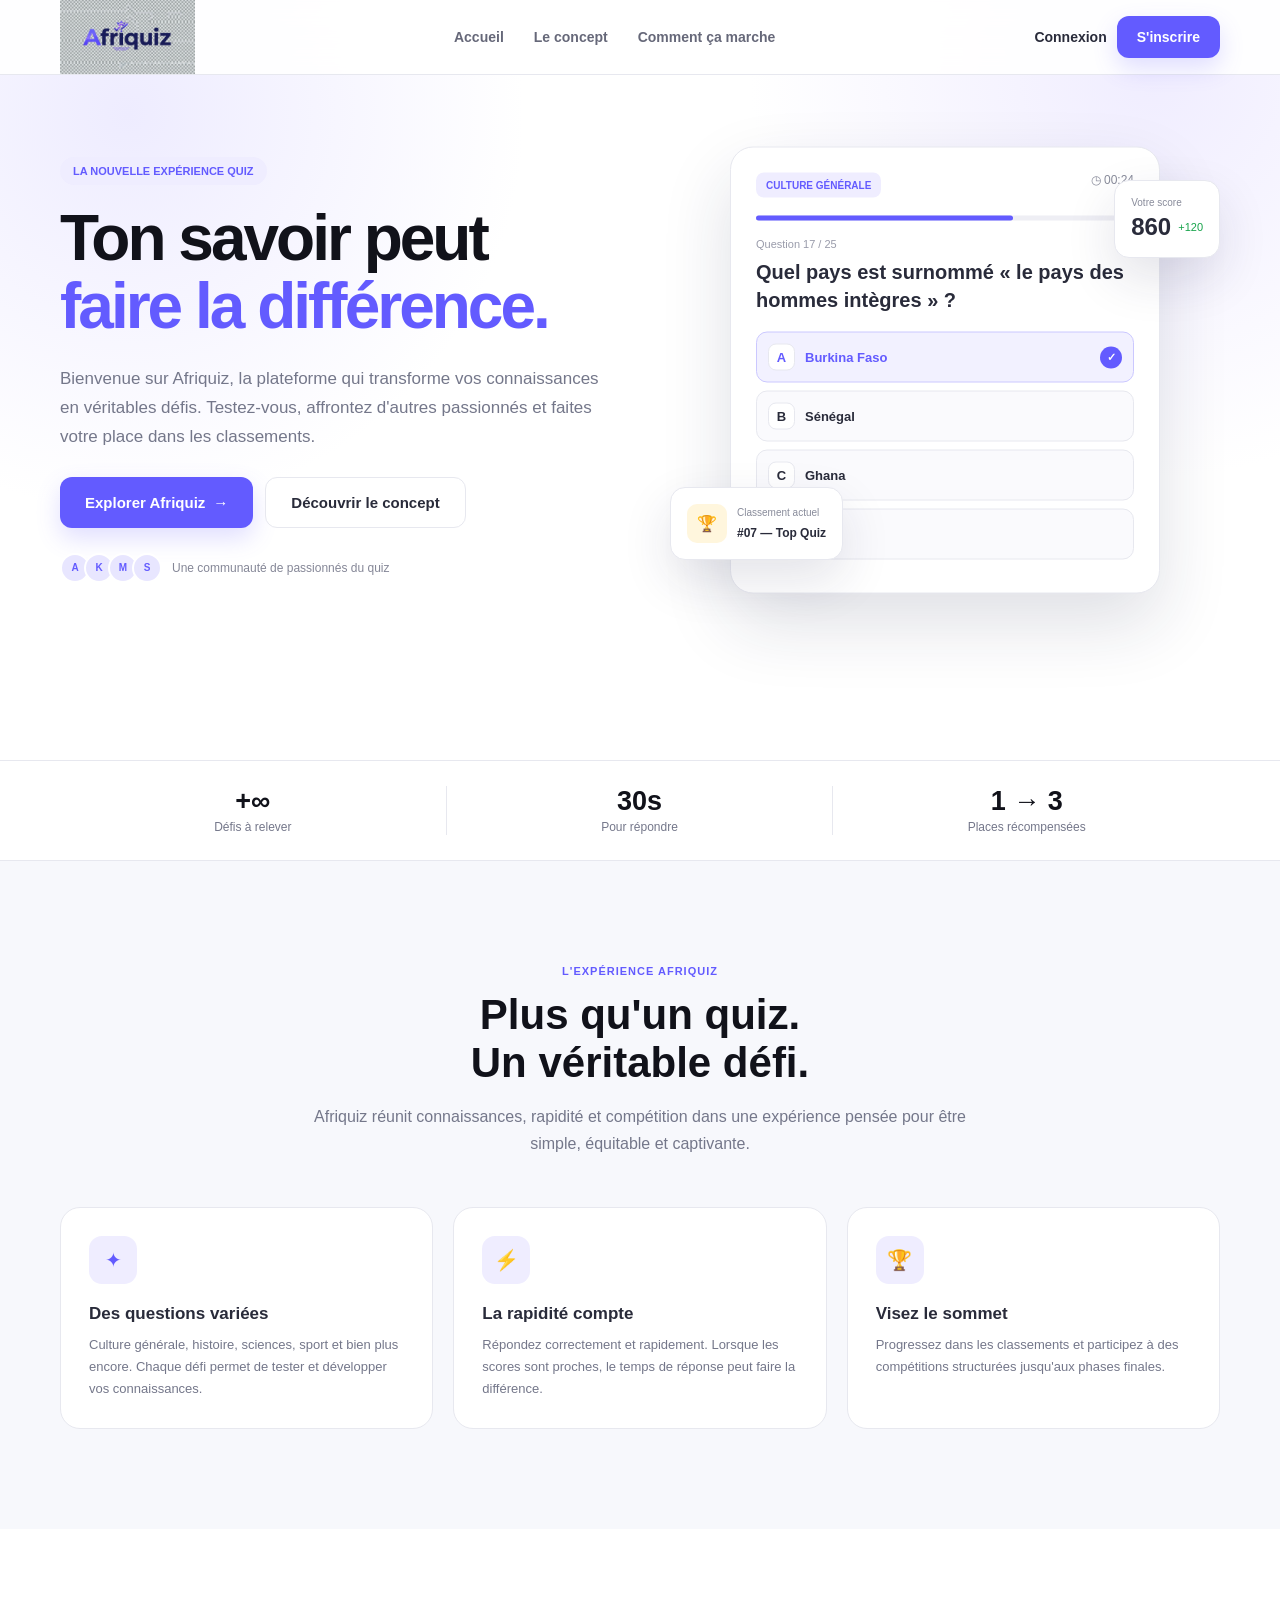
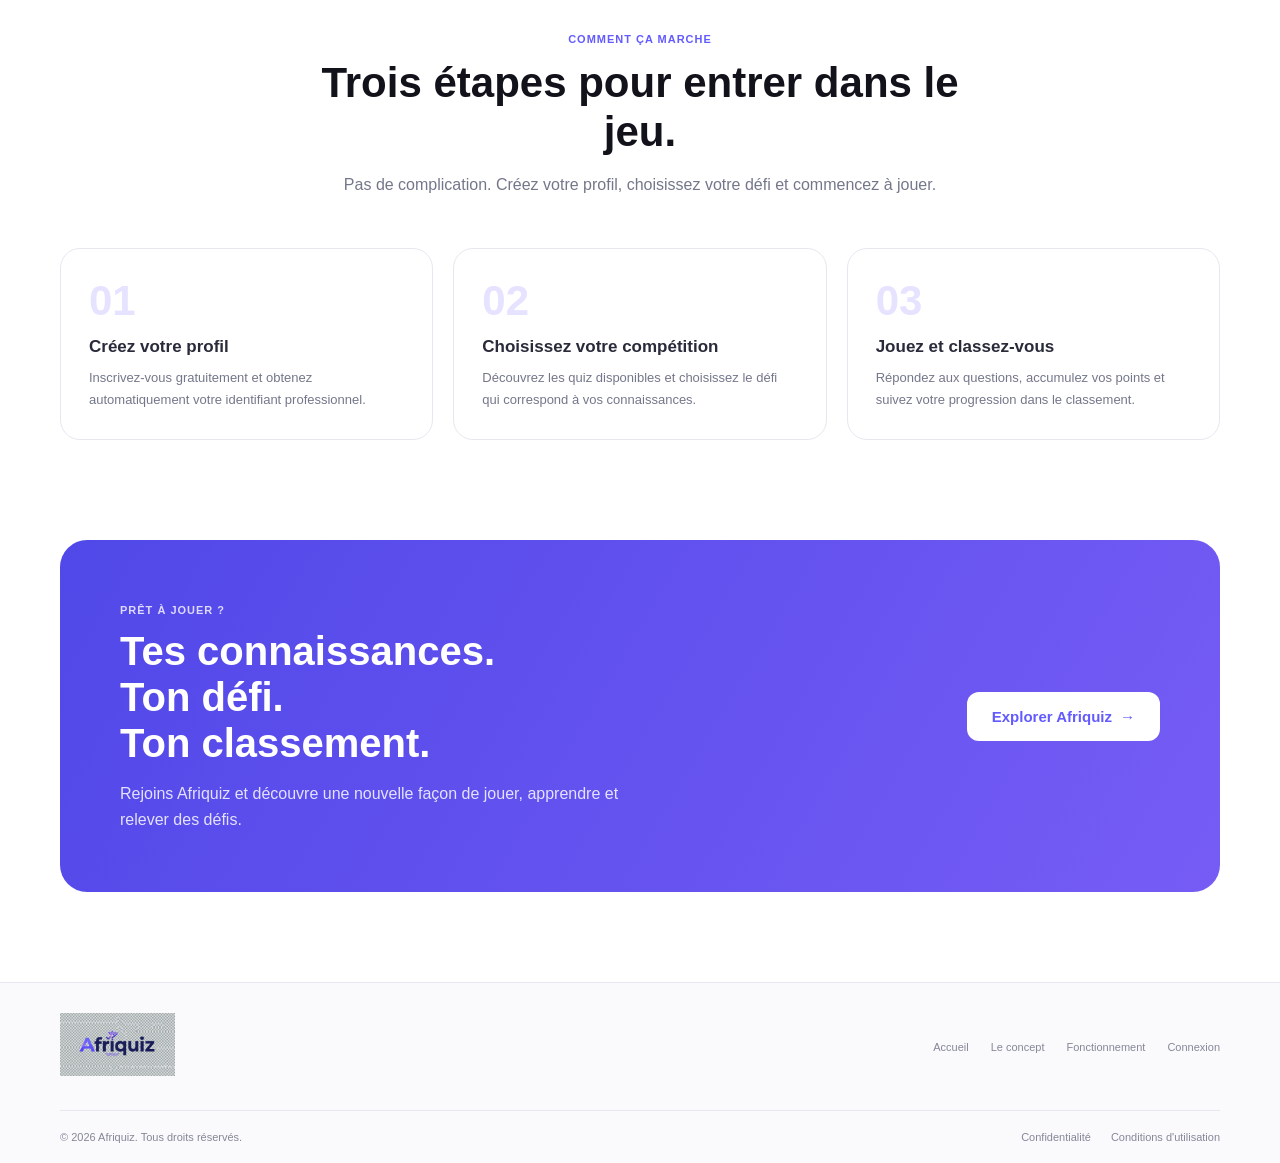
<file: index.html>
<!DOCTYPE html>
<html lang="fr">
<head>
    <meta charset="UTF-8">
    <meta name="viewport" content="width=device-width, initial-scale=1.0">

    <title>Afriquiz — Le défi commence ici</title>

    <meta
        name="description"
        content="Afriquiz, la plateforme de quiz et de compétitions qui met vos connaissances à l'épreuve."
    >

    <link rel="icon" type="image/png" href="logo.png">
    <link rel="stylesheet" href="style.css">
</head>

<body>

<!-- ================= HEADER ================= -->

<header class="header">

    <div class="container nav">

        <a href="index.html" class="logo">
            <img src="logo.png" alt="Afriquiz">
        </a>

        <nav class="nav-menu" id="navMenu">

            <a href="#accueil">Accueil</a>
            <a href="#concept">Le concept</a>
            <a href="#fonctionnement">Comment ça marche</a>

        </nav>

        <div class="nav-actions">

            <a href="connexion.html" class="login-link">
                Connexion
            </a>

            <a href="inscription.html" class="btn btn-primary">
                S'inscrire
            </a>

            <button
                class="menu-toggle"
                id="menuToggle"
                aria-label="Ouvrir le menu"
            >
                <span></span>
                <span></span>
                <span></span>
            </button>

        </div>

    </div>

</header>


<!-- ================= HERO ================= -->

<main>

<section class="hero" id="accueil">

    <div class="hero-background hero-background-one"></div>
    <div class="hero-background hero-background-two"></div>

    <div class="container hero-grid">

        <div class="hero-content">

            <div class="hero-badge">

                <span class="badge-dot"></span>

                LA NOUVELLE EXPÉRIENCE QUIZ

            </div>

            <h1>

                Ton savoir peut

                <span>
                    faire la différence.
                </span>

            </h1>

            <p class="hero-description">

                Bienvenue sur Afriquiz, la plateforme qui transforme
                vos connaissances en véritables défis. Testez-vous,
                affrontez d'autres passionnés et faites votre place
                dans les classements.

            </p>

            <div class="hero-buttons">

                <a
                    href="inscription.html"
                    class="btn btn-primary btn-large"
                >
                    Explorer Afriquiz

                    <span class="arrow">
                        →
                    </span>
                </a>

                <a
                    href="#concept"
                    class="btn btn-secondary btn-large"
                >
                    Découvrir le concept
                </a>

            </div>

            <div class="hero-trust">

                <div class="avatar-group">

                    <span class="avatar">A</span>
                    <span class="avatar">K</span>
                    <span class="avatar">M</span>
                    <span class="avatar">S</span>

                </div>

                <span>
                    Une communauté de passionnés du quiz
                </span>

            </div>

        </div>


        <!-- ================= QUIZ PREVIEW ================= -->

        <div class="hero-visual">

            <div class="quiz-preview">

                <div class="quiz-header">

                    <span class="category">
                        CULTURE GÉNÉRALE
                    </span>

                    <span class="timer">
                        ◷ 00:24
                    </span>

                </div>

                <div class="progress">

                    <span></span>

                </div>

                <div class="question-count">
                    Question 17 / 25
                </div>

                <h3>

                    Quel pays est surnommé
                    « le pays des hommes intègres » ?

                </h3>

                <div class="answers">

                    <div class="answer answer-active">

                        <span class="answer-letter">
                            A
                        </span>

                        <span>
                            Burkina Faso
                        </span>

                        <span class="check">
                            ✓
                        </span>

                    </div>

                    <div class="answer">

                        <span class="answer-letter">
                            B
                        </span>

                        <span>
                            Sénégal
                        </span>

                    </div>

                    <div class="answer">

                        <span class="answer-letter">
                            C
                        </span>

                        <span>
                            Ghana
                        </span>

                    </div>

                    <div class="answer">

                        <span class="answer-letter">
                            D
                        </span>

                        <span>
                            Mali
                        </span>

                    </div>

                </div>

            </div>


            <!-- SCORE CARD -->

            <div class="floating-card score-card">

                <span class="floating-label">
                    Votre score
                </span>

                <div class="score-line">

                    <strong>
                        860
                    </strong>

                    <span>
                        +120
                    </span>

                </div>

                <div class="score-progress">
                    <span></span>
                </div>

            </div>


            <!-- RANK CARD -->

            <div class="floating-card rank-card">

                <div class="rank-icon">
                    🏆
                </div>

                <div>

                    <span class="floating-label">
                        Classement actuel
                    </span>

                    <strong>
                        #07 — Top Quiz
                    </strong>

                </div>

            </div>

        </div>

    </div>

</section>


<!-- ================= STATISTIQUES ================= -->

<section class="statistics">

    <div class="container statistics-grid">

        <div class="stat-item">

            <strong>
                +∞
            </strong>

            <span>
                Défis à relever
            </span>

        </div>

        <div class="stat-item">

            <strong>
                30s
            </strong>

            <span>
                Pour répondre
            </span>

        </div>

        <div class="stat-item">

            <strong>
                1 → 3
            </strong>

            <span>
                Places récompensées
            </span>

        </div>

    </div>

</section>


<!-- ================= CONCEPT ================= -->

<section
    class="section features-section"
    id="concept"
>

    <div class="container">

        <div class="section-heading">

            <span class="section-label">
                L'expérience Afriquiz
            </span>

            <h2>
                Plus qu'un quiz.
                <br>
                Un véritable défi.
            </h2>

            <p>

                Afriquiz réunit connaissances, rapidité et compétition
                dans une expérience pensée pour être simple, équitable
                et captivante.

            </p>

        </div>


        <div class="feature-grid">

            <article class="feature-card">

                <div class="feature-icon">
                    ✦
                </div>

                <h3>
                    Des questions variées
                </h3>

                <p>

                    Culture générale, histoire, sciences, sport
                    et bien plus encore. Chaque défi permet de
                    tester et développer vos connaissances.

                </p>

            </article>


            <article class="feature-card">

                <div class="feature-icon">
                    ⚡
                </div>

                <h3>
                    La rapidité compte
                </h3>

                <p>

                    Répondez correctement et rapidement.
                    Lorsque les scores sont proches, le temps
                    de réponse peut faire la différence.

                </p>

            </article>


            <article class="feature-card">

                <div class="feature-icon">
                    🏆
                </div>

                <h3>
                    Visez le sommet
                </h3>

                <p>

                    Progressez dans les classements et participez
                    à des compétitions structurées jusqu'aux
                    phases finales.

                </p>

            </article>

        </div>

    </div>

</section>


<!-- ================= FONCTIONNEMENT ================= -->

<section
    class="section how-section"
    id="fonctionnement"
>

    <div class="container">

        <div class="section-heading">

            <span class="section-label">
                Comment ça marche
            </span>

            <h2>
                Trois étapes pour
                entrer dans le jeu.
            </h2>

            <p>

                Pas de complication. Créez votre profil,
                choisissez votre défi et commencez à jouer.

            </p>

        </div>


        <div class="steps-grid">

            <article class="step-card">

                <div class="step-number">
                    01
                </div>

                <h3>
                    Créez votre profil
                </h3>

                <p>

                    Inscrivez-vous gratuitement et obtenez
                    automatiquement votre identifiant professionnel.

                </p>

            </article>


            <article class="step-card">

                <div class="step-number">
                    02
                </div>

                <h3>
                    Choisissez votre compétition
                </h3>

                <p>

                    Découvrez les quiz disponibles et choisissez
                    le défi qui correspond à vos connaissances.

                </p>

            </article>


            <article class="step-card">

                <div class="step-number">
                    03
                </div>

                <h3>
                    Jouez et classez-vous
                </h3>

                <p>

                    Répondez aux questions, accumulez vos points
                    et suivez votre progression dans le classement.

                </p>

            </article>

        </div>

    </div>

</section>


<!-- ================= CTA ================= -->

<section class="cta-section">

    <div class="container">

        <div class="cta-box">

            <div class="cta-content">

                <span class="section-label">
                    PRÊT À JOUER ?
                </span>

                <h2>
                    Tes connaissances.
                    <br>
                    Ton défi.
                    <br>
                    Ton classement.
                </h2>

                <p>

                    Rejoins Afriquiz et découvre une nouvelle
                    façon de jouer, apprendre et relever des défis.

                </p>

            </div>

            <a
                href="inscription.html"
                class="btn btn-white btn-large"
            >
                Explorer Afriquiz
                <span>→</span>
            </a>

        </div>

    </div>

</section>

</main>


<!-- ================= FOOTER ================= -->

<footer class="footer">

    <div class="container footer-top">

        <a
            href="index.html"
            class="footer-logo"
        >
            <img
                src="logo.png"
                alt="Afriquiz"
            >
        </a>

        <div class="footer-links">

            <a href="#accueil">
                Accueil
            </a>

            <a href="#concept">
                Le concept
            </a>

            <a href="#fonctionnement">
                Fonctionnement
            </a>

            <a href="connexion.html">
                Connexion
            </a>

        </div>

    </div>

    <div class="container footer-bottom">

        <span>
            © 2026 Afriquiz. Tous droits réservés.
        </span>

        <div>

            <a href="#">
                Confidentialité
            </a>

            <a href="#">
                Conditions d'utilisation
            </a>

        </div>

    </div>

</footer>


<script>

    const menuToggle =
        document.getElementById("menuToggle");

    const navMenu =
        document.getElementById("navMenu");


    menuToggle.addEventListener("click", () => {

        menuToggle.classList.toggle("active");

        navMenu.classList.toggle("active");

    });


    document.querySelectorAll(".nav-menu a")
        .forEach(link => {

            link.addEventListener("click", () => {

                menuToggle.classList.remove("active");

                navMenu.classList.remove("active");

            });

        });

</script>

</body>
                      </html>
</file>
<file: style.css>
:root{
  --primary:#635bff;
  --dark:#11121a;
  --text:#292b3a;
  --muted:#74778a;
  --light:#f7f8fc;
  --border:#e7e8ef;
  --white:#fff;
}

*{box-sizing:border-box;margin:0;padding:0}

html{scroll-behavior:smooth}

body{
  font-family:Arial,sans-serif;
  color:var(--text);
  background:var(--white);
  overflow-x:hidden;
}

a{text-decoration:none;color:inherit}

.container{
  width:min(1160px,calc(100% - 32px));
  margin:auto;
}

/* HEADER */

.header{
  position:fixed;
  top:0;
  width:100%;
  z-index:1000;
  background:rgba(255,255,255,.9);
  backdrop-filter:blur(15px);
  border-bottom:1px solid var(--border);
}

.nav{
  height:74px;
  display:flex;
  align-items:center;
  justify-content:space-between;
}

.logo img{
  width:135px;
  display:block;
}

.nav-menu{
  display:flex;
  gap:30px;
}

.nav-menu a{
  font-size:14px;
  font-weight:bold;
  color:#666879;
}

.nav-menu a:hover{color:var(--primary)}

.nav-actions{
  display:flex;
  align-items:center;
  gap:10px;
}

.login-link{
  font-size:14px;
  font-weight:bold;
}

.btn{
  display:inline-flex;
  align-items:center;
  justify-content:center;
  gap:8px;
  padding:13px 20px;
  border-radius:12px;
  font-weight:bold;
  font-size:14px;
  transition:.25s;
}

.btn-primary{
  color:white;
  background:var(--primary);
  box-shadow:0 10px 25px rgba(99,91,255,.2);
}

.btn-primary:hover{
  transform:translateY(-2px);
}

.btn-secondary{
  background:white;
  border:1px solid var(--border);
}

.btn-white{
  background:white;
  color:var(--primary);
}

/* MENU MOBILE */

.menu-toggle{
  display:none;
  border:0;
  background:none;
  cursor:pointer;
}

.menu-toggle span{
  display:block;
  width:23px;
  height:2px;
  background:var(--dark);
  margin:5px;
}

/* HERO */

.hero{
  min-height:760px;
  padding:145px 0 80px;
  background:
    radial-gradient(circle at 10% 15%,#eeecff,transparent 30%),
    radial-gradient(circle at 90% 10%,#f0edff,transparent 30%);
}

.hero-grid{
  display:grid;
  grid-template-columns:1fr 1fr;
  gap:60px;
  align-items:center;
}

.hero-badge{
  display:inline-block;
  padding:8px 13px;
  border-radius:30px;
  background:#efedff;
  color:var(--primary);
  font-size:11px;
  font-weight:bold;
  margin-bottom:20px;
}

.hero h1{
  font-size:clamp(43px,5vw,70px);
  line-height:1.05;
  letter-spacing:-3px;
  color:var(--dark);
}

.hero h1 span{
  display:block;
  color:var(--primary);
}

.hero-description{
  max-width:580px;
  margin:25px 0;
  color:var(--muted);
  font-size:17px;
  line-height:1.7;
}

.hero-buttons{
  display:flex;
  gap:12px;
}

.btn-large{
  padding:16px 25px;
  font-size:15px;
}

.hero-trust{
  display:flex;
  align-items:center;
  gap:10px;
  margin-top:25px;
  color:#858797;
  font-size:12px;
}

.avatar-group{display:flex}

.avatar{
  width:30px;
  height:30px;
  margin-left:-6px;
  border:2px solid white;
  border-radius:50%;
  display:grid;
  place-items:center;
  background:#e8e6ff;
  color:var(--primary);
  font-size:10px;
  font-weight:bold;
}

.avatar:first-child{margin-left:0}

/* QUIZ */

.hero-visual{
  position:relative;
  min-height:450px;
}

.quiz-preview{
  position:absolute;
  width:min(430px,90%);
  left:50%;
  top:50%;
  transform:translate(-50%,-50%);
  padding:25px;
  background:white;
  border:1px solid var(--border);
  border-radius:23px;
  box-shadow:0 30px 70px rgba(30,35,70,.14);
}

.quiz-header{
  display:flex;
  justify-content:space-between;
  margin-bottom:18px;
}

.category{
  padding:7px 10px;
  border-radius:8px;
  background:#efedff;
  color:var(--primary);
  font-size:10px;
  font-weight:bold;
}

.timer{
  color:#888b9a;
  font-size:12px;
}

.progress{
  height:5px;
  background:#eeeef4;
  border-radius:10px;
}

.progress span{
  display:block;
  width:68%;
  height:100%;
  background:var(--primary);
  border-radius:10px;
}

.question-count{
  margin:17px 0 8px;
  color:#999baa;
  font-size:11px;
}

.quiz-preview h3{
  font-size:20px;
  line-height:1.4;
  margin-bottom:18px;
}

.answer{
  display:flex;
  align-items:center;
  gap:10px;
  padding:11px;
  margin:8px 0;
  border:1px solid var(--border);
  border-radius:11px;
  background:#fafafd;
  font-size:13px;
  font-weight:bold;
}

.answer-active{
  color:var(--primary);
  background:#f2f1ff;
  border-color:#cbc8ff;
}

.answer-letter{
  width:27px;
  height:27px;
  display:grid;
  place-items:center;
  border-radius:8px;
  background:white;
  border:1px solid var(--border);
}

.check{
  margin-left:auto;
  width:22px;
  height:22px;
  display:grid;
  place-items:center;
  border-radius:50%;
  color:white;
  background:var(--primary);
  font-size:11px;
}

/* FLOATING CARDS */

.floating-card{
  position:absolute;
  padding:16px;
  background:white;
  border:1px solid var(--border);
  border-radius:15px;
  box-shadow:0 20px 50px rgba(30,35,70,.12);
}

.score-card{
  right:0;
  top:35px;
}

.rank-card{
  left:0;
  bottom:35px;
  display:flex;
  gap:10px;
  align-items:center;
}

.floating-label{
  display:block;
  color:#888b9a;
  font-size:10px;
  margin-bottom:5px;
}

.score-line{
  display:flex;
  gap:7px;
  align-items:center;
}

.score-line strong{font-size:24px}

.score-line span{
  color:#16a34a;
  font-size:11px;
}

.rank-icon{
  padding:10px;
  border-radius:10px;
  background:#fff6dd;
}

.rank-card strong{font-size:12px}

/* STATS */

.statistics{
  border-top:1px solid var(--border);
  border-bottom:1px solid var(--border);
  padding:25px 0;
}

.statistics-grid{
  display:grid;
  grid-template-columns:repeat(3,1fr);
}

.stat-item{
  text-align:center;
  border-right:1px solid var(--border);
}

.stat-item:last-child{border:0}

.stat-item strong{
  display:block;
  font-size:27px;
  color:var(--dark);
}

.stat-item span{
  color:var(--muted);
  font-size:12px;
}

/* SECTIONS */

.section{
  padding:100px 0;
}

.section-heading{
  max-width:680px;
  margin:0 auto 50px;
  text-align:center;
}

.section-label{
  color:var(--primary);
  font-size:11px;
  font-weight:bold;
  text-transform:uppercase;
  letter-spacing:1px;
}

.section-heading h2{
  margin-top:12px;
  font-size:42px;
  line-height:1.15;
  color:var(--dark);
}

.section-heading p{
  margin-top:15px;
  color:var(--muted);
  line-height:1.7;
}

/* FEATURES */

.features-section{background:var(--light)}

.feature-grid,
.steps-grid{
  display:grid;
  grid-template-columns:repeat(3,1fr);
  gap:20px;
}

.feature-card,
.step-card{
  padding:28px;
  background:white;
  border:1px solid var(--border);
  border-radius:20px;
}

.feature-icon{
  width:48px;
  height:48px;
  display:grid;
  place-items:center;
  margin-bottom:20px;
  border-radius:13px;
  background:#efedff;
  color:var(--primary);
  font-size:20px;
}

.feature-card h3,
.step-card h3{
  margin-bottom:10px;
  font-size:17px;
}

.feature-card p,
.step-card p{
  color:var(--muted);
  font-size:13px;
  line-height:1.7;
}

.step-number{
  font-size:42px;
  font-weight:bold;
  color:#e5e3ff;
  margin-bottom:12px;
}

/* CTA */

.cta-section{padding:0 0 90px}

.cta-box{
  padding:60px;
  display:flex;
  align-items:center;
  justify-content:space-between;
  gap:30px;
  border-radius:27px;
  color:white;
  background:linear-gradient(120deg,#5048e8,#765cf5);
}

.cta-box .section-label{
  color:#ddd9ff;
}

.cta-box h2{
  margin-top:10px;
  font-size:40px;
  line-height:1.15;
}

.cta-box p{
  max-width:550px;
  margin-top:15px;
  color:#e4e2ff;
  line-height:1.6;
}

/* FOOTER */

.footer{
  background:#fafafd;
  border-top:1px solid var(--border);
}

.footer-top,
.footer-bottom{
  display:flex;
  align-items:center;
  justify-content:space-between;
}

.footer-top{
  padding:30px 0;
  border-bottom:1px solid var(--border);
}

.footer-logo img{width:115px}

.footer-links{
  display:flex;
  gap:22px;
}

.footer-links a,
.footer-bottom{
  color:#858797;
  font-size:11px;
}

.footer-bottom{
  padding:20px 0;
}

.footer-bottom div{
  display:flex;
  gap:20px;
}

/* RESPONSIVE */

@media(max-width:850px){

  .nav-menu{
    display:none;
    position:absolute;
    top:74px;
    left:0;
    width:100%;
    padding:20px;
    flex-direction:column;
    background:white;
    border-bottom:1px solid var(--border);
  }

  .nav-menu.active{display:flex}

  .menu-toggle{display:block}

  .hero-grid{
    grid-template-columns:1fr;
    text-align:center;
  }

  .hero-description{
    margin:20px auto;
  }

  .hero-buttons,
  .hero-trust{
    justify-content:center;
  }

  .feature-grid,
  .steps-grid{
    grid-template-columns:1fr;
  }

  .cta-box{
    flex-direction:column;
    align-items:flex-start;
  }
}

@media(max-width:600px){

  .container{
    width:calc(100% - 24px);
  }

  .login-link{display:none}

  .hero{
    padding-top:115px;
  }

  .hero h1{
    font-size:42px;
  }

  .hero-buttons{
    flex-direction:column;
  }

  .hero-buttons .btn{
    width:100%;
  }

  .hero-visual{
    min-height:390px;
  }

  .quiz-preview{
    width:94%;
    padding:18px;
  }

  .score-card{
    right:-5px;
    top:10px;
    transform:scale(.85);
  }

  .rank-card{
    left:-5px;
    bottom:10px;
    transform:scale(.85);
  }

  .statistics-grid{
    grid-template-columns:1fr;
  }

  .stat-item{
    padding:15px;
    border-right:0;
    border-bottom:1px solid var(--border);
  }

  .stat-item:last-child{
    border-bottom:0;
  }

  .section{
    padding:70px 0;
  }

  .section-heading h2{
    font-size:32px;
  }

  .cta-box{
    padding:40px 25px;
  }

  .cta-box h2{
    font-size:31px;
  }

  .footer-top,
  .footer-bottom{
    flex-direction:column;
    align-items:flex-start;
    gap:20px;
  }

  .footer-links{
    flex-wrap:wrap;
  }
  }
</file>
